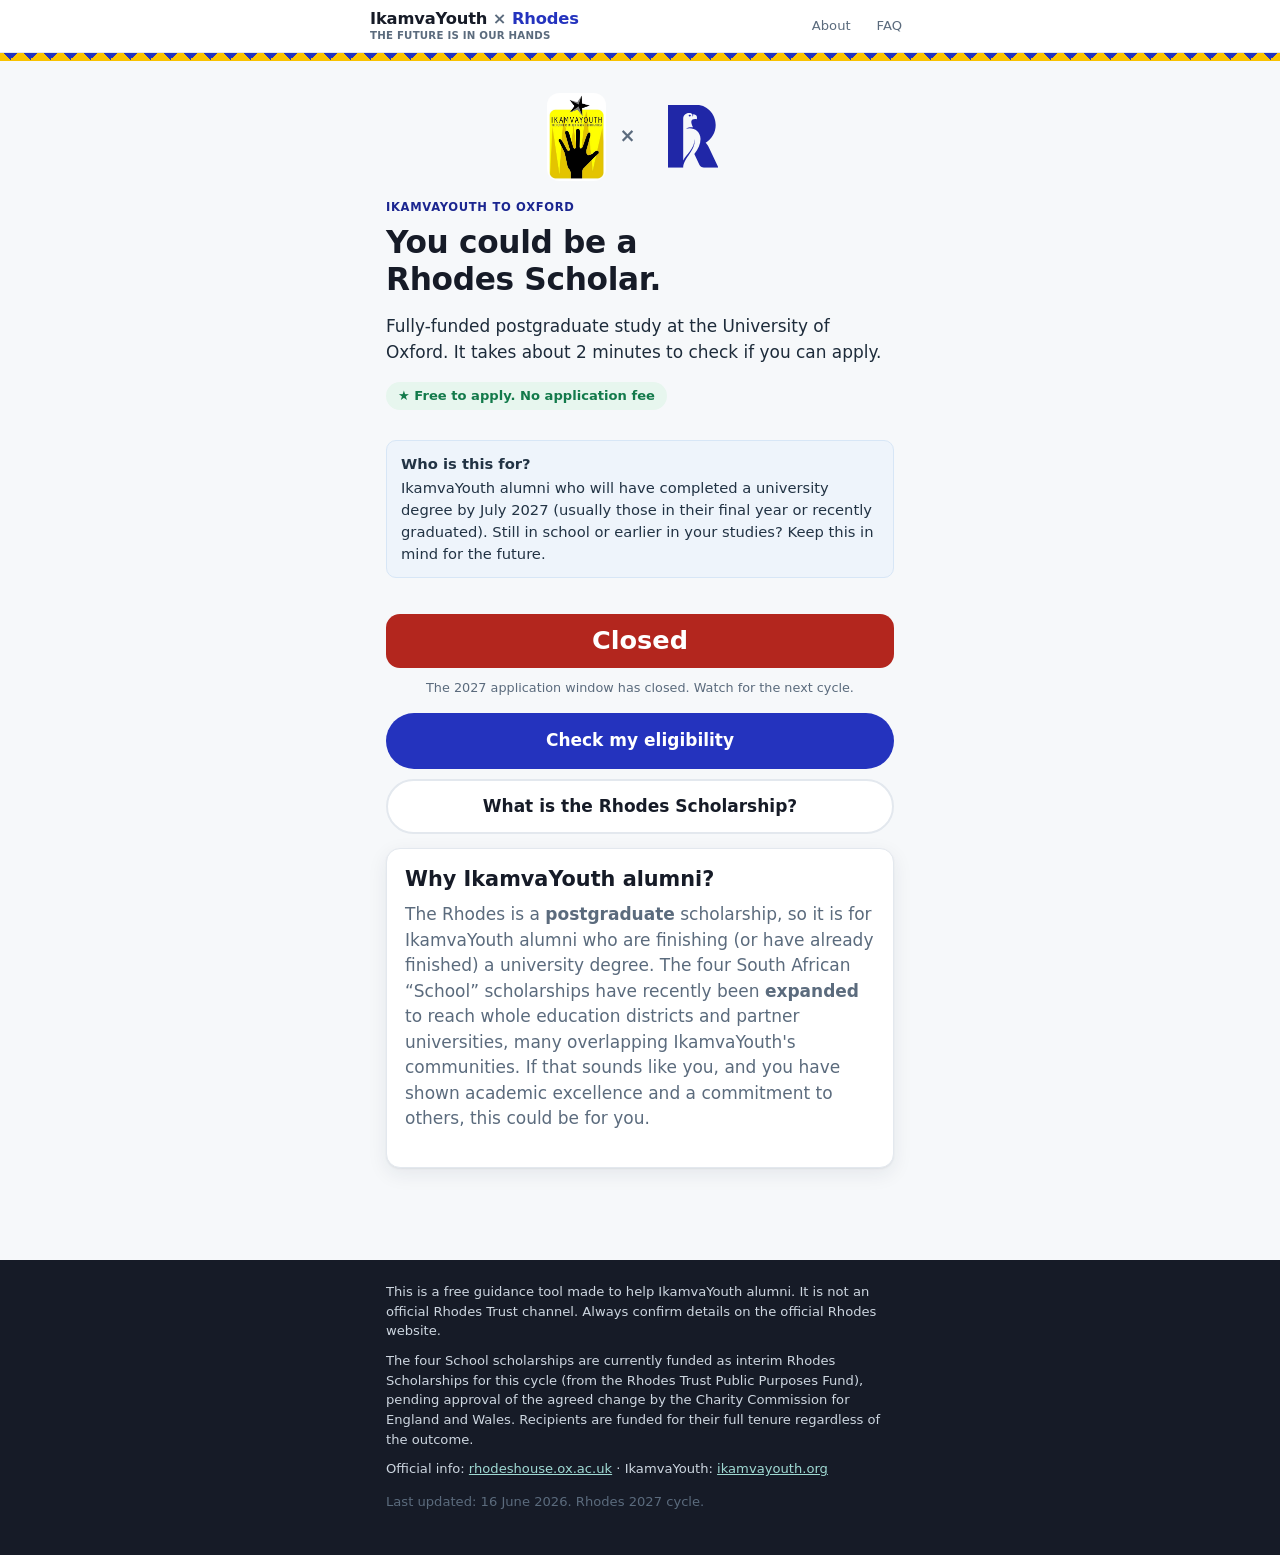
<file: index.html>
<!DOCTYPE html>
<html lang="en-ZA">
<head>
  <meta charset="utf-8">
  <meta name="viewport" content="width=device-width, initial-scale=1">
  <title>Could you be a Rhodes Scholar? | IkamvaYouth × Rhodes</title>
  <meta name="description" content="A free 2-minute tool for IkamvaYouth alumni at university to check if you can apply for a Rhodes Scholarship to Oxford. Fully funded, no application fee. Applications close 3 August 2026.">
  <meta name="theme-color" content="#15233b">
  <link rel="manifest" href="manifest.webmanifest">
  <link rel="icon" href="assets/favicon.svg" type="image/svg+xml">
  <link rel="apple-touch-icon" href="assets/favicon.svg">
  <!-- Social / WhatsApp link preview -->
  <meta property="og:title" content="Could you be a Rhodes Scholar?">
  <meta property="og:description" content="IkamvaYouth × Rhodes. A 2-minute eligibility check for alumni: fully funded study at Oxford. Apply by 3 August 2026.">
  <meta property="og:type" content="website">
  <meta property="og:url" content="https://rhodes4ikamvayouth.org/">
  <meta property="og:image" content="https://rhodes4ikamvayouth.org/assets/og-image.png">
  <meta property="og:image:width" content="1200">
  <meta property="og:image:height" content="630">
  <meta property="og:image:alt" content="IkamvaYouth and Rhodes. You could be a Rhodes Scholar.">
  <meta name="twitter:card" content="summary_large_image">
  <meta name="twitter:title" content="Could you be a Rhodes Scholar?">
  <meta name="twitter:description" content="IkamvaYouth × Rhodes. A 2-minute eligibility check for alumni. Apply by 3 August 2026.">
  <meta name="twitter:image" content="https://rhodes4ikamvayouth.org/assets/og-image.png">
  <link rel="stylesheet" href="css/styles.css">
</head>
<body>
  <a class="skip-link" href="#main">Skip to content</a>

  <header class="site-header">
    <div class="wrap brandbar">
      <span class="brand">
        <span><span class="b-iy">IkamvaYouth</span> <span class="brand-x">×</span> <span class="b-rhodes">Rhodes</span></span>
        <span class="b-tag">The future is in our hands</span>
      </span>
      <span class="spacer"></span>
      <button class="navlink" data-go="about" type="button">About</button>
      <button class="navlink" data-go="faq" type="button">FAQ</button>
    </div>
  </header>
  <div class="zigzag" aria-hidden="true"></div>

  <main id="main">
    <!-- ============ HOME ============ -->
    <section id="home" class="wrap" aria-labelledby="home-h">
      <div class="hero">
        <div class="cobrand">
          <img class="cb-iy" src="assets/ikamvayouth_logo.jpg" alt="IkamvaYouth">
          <span class="cb-x" aria-hidden="true">×</span>
          <img class="cb-rh" src="assets/rhodes-logo_simple.svg" alt="The Rhodes Scholarships for Southern Africa">
        </div>
        <p class="eyebrow">IkamvaYouth to Oxford</p>
        <h1 id="home-h">You could be a Rhodes&nbsp;Scholar.</h1>
        <p class="lead">Fully-funded postgraduate study at the University of Oxford. It takes about 2 minutes to check if you can apply.</p>
        <span class="free-pill">★ Free to apply. No application fee</span>
        <div class="note note-info" style="margin-top:16px"><strong>Who is this for?</strong> IkamvaYouth alumni who will have completed a university degree by July 2027 (usually those in their final year or recently graduated). Still in school or earlier in your studies? Keep this in mind for the future.</div>
      </div>

      <div id="countdown" class="countdown" aria-live="polite" hidden></div>
      <p id="cd-caption" class="cd-caption" hidden></p>

      <div class="btn-row">
        <button class="btn btn-primary btn-block" id="start-check" type="button">Check my eligibility</button>
        <button class="btn btn-ghost btn-block" data-go="about" type="button">What is the Rhodes Scholarship?</button>
      </div>

      <div class="card">
        <h2>Why IkamvaYouth alumni?</h2>
        <p class="muted">The Rhodes is a <strong>postgraduate</strong> scholarship, so it is for IkamvaYouth alumni who are finishing (or have already finished) a university degree. The four South African “School” scholarships have recently been <strong>expanded</strong> to reach whole education districts and partner universities, many overlapping IkamvaYouth's communities. If that sounds like you, and you have shown academic excellence and a commitment to others, this could be for you.</p>
      </div>
    </section>

    <!-- ============ CHECK (rendered by app.js) ============ -->
    <section id="check" class="wrap" aria-labelledby="check-h" hidden>
      <h1 id="check-h" class="sr-only" style="position:absolute;left:-999px">Eligibility check</h1>
      <div id="progress" class="progress" aria-hidden="true"></div>
      <div id="q-container" aria-live="polite"></div>
    </section>

    <!-- ============ RESULT (rendered by app.js) ============ -->
    <section id="result" class="wrap" aria-labelledby="result-h" hidden>
      <div id="result-container" aria-live="polite"></div>
    </section>

    <!-- ============ ABOUT ============ -->
    <section id="about" class="wrap" aria-labelledby="about-h" hidden>
      <h1 id="about-h">About the Rhodes Scholarship</h1>
      <p>The Rhodes Scholarship (established 1902) is one of the world's oldest and most prestigious international scholarships. It funds postgraduate study at the University of Oxford for at least two years.</p>

      <div class="card">
        <h2>What it covers</h2>
        <div id="covers-list"></div>
      </div>

      <div class="card">
        <h2>What selectors look for</h2>
        <p class="muted small">The four criteria, drawn from the founder's Will, have barely changed in 100 years:</p>
        <div id="criteria-list"></div>
      </div>

      <div class="you-belong">
        <h3>There is no single “type” of Rhodes Scholar</h3>
        <p>For over 120 years, personal statements have been diverse and ever-changing. Selectors look for an original portrait of <em>you</em>: your voice, your story, your authentic self. IkamvaYouth's culture of leadership and service is exactly what they value.</p>
      </div>

      <div class="btn-row">
        <button class="btn btn-primary btn-block" data-go="check" id="about-start" type="button">Check my eligibility</button>
      </div>
    </section>

    <!-- ============ FAQ ============ -->
    <section id="faq" class="wrap" aria-labelledby="faq-h" hidden>
      <h1 id="faq-h">Questions and answers</h1>

      <details class="faq"><summary>Who can apply? Is this for current IkamvaYouth learners?</summary>
        <p>This is for IkamvaYouth <strong>alumni</strong> who will have completed an undergraduate (Bachelor's) degree by July 2027, usually those in their final year of university or recently graduated. The Rhodes funds <strong>postgraduate</strong> study at Oxford, so it is not for current high-school learners. If you are still in school or early in your studies, keep it in mind and come back when you are finishing your degree.</p></details>

      <details class="faq"><summary>Is it really free?</summary>
        <p>Yes. There is <strong>no application fee</strong> for the Rhodes Scholarship, and this tool is free too.</p></details>

      <details class="faq"><summary>What is a “School” scholarship and why does it matter to me?</summary>
        <p>Four scholarships were historically tied to specific schools. They have been opened up to whole education districts and partner universities. For example: any high school in the <strong>Makhanda (Makhana)</strong> area now qualifies for the <strong>St Andrew's</strong> pool, the <strong>Cape Town Metro South</strong> district (which includes Nyanga and Masiphumelele) qualifies for <strong>Bishops</strong>, and <strong>UCT</strong> graduates qualify for <strong>SACS</strong>. The checker works out which apply to you.</p></details>

      <details class="faq"><summary>Can I apply to more than one?</summary>
        <p>Yes, up to <strong>two pools</strong>: usually one School pool plus your regional pool. You cannot apply to two School pools. BLMNS (Botswana, Lesotho, Malawi, Namibia, eSwatini) applicants apply to the BLMNS pool only.</p></details>

      <details class="faq"><summary>I'm not sure which education district my school is in.</summary>
        <p>No problem. The checker will still show your regional pool (your safe baseline), and flag that a coordinator can help you confirm whether a School pool also applies.</p></details>

      <details class="faq"><summary>What does “interim scholarship” mean?</summary>
        <p id="faq-disclaimer"></p></details>

      <details class="faq"><summary>What if I'm not eligible yet?</summary>
        <p>Look at the <a id="mrf-link" href="#" target="_blank" rel="noopener">Mandela Rhodes Foundation</a>. It funds Honours/Master's study and is a great stepping stone. You can apply for the Rhodes later.</p></details>

      <details class="faq"><summary>Any tips for applying?</summary>
        <p>Start early and save your work often (load-shedding!). Line up your four referees (three academic plus one character) as soon as you can, and prepare your documents before the portal gets busy.</p></details>

      <div class="btn-row">
        <button class="btn btn-primary btn-block" data-go="check" type="button">Check my eligibility</button>
      </div>
    </section>
  </main>

  <footer class="site-footer">
    <div class="wrap">
      <p class="disc" id="foot-notofficial"></p>
      <p class="disc" id="foot-disclaimer"></p>
      <p>Official info: <a href="https://www.rhodeshouse.ox.ac.uk/scholarships/the-rhodes-scholarship/" target="_blank" rel="noopener">rhodeshouse.ox.ac.uk</a> · IkamvaYouth: <a href="https://ikamvayouth.org/" target="_blank" rel="noopener">ikamvayouth.org</a></p>
      <p class="muted" id="foot-updated"></p>
    </div>
  </footer>

  <noscript>
    <div class="wrap">
      <div class="note note-warn"><strong>This checker needs JavaScript.</strong>
        You can still apply: you must be a citizen/permanent resident of South Africa, Botswana, Lesotho, Malawi, Namibia or eSwatini, aged 19 to 24 (some up to 28), with a Bachelor's degree by July 2027. Applications close 23:59 SAST on 3 August 2026. See <a href="https://www.rhodeshouse.ox.ac.uk/scholarships/the-rhodes-scholarship/">rhodeshouse.ox.ac.uk</a>.</div>
    </div>
  </noscript>

  <!-- Classic scripts (no build step, work over file:// and https) -->
  <script src="js/data.js"></script>
  <script src="js/engine.js"></script>
  <script src="js/app.js"></script>
</body>
</html>
</file>
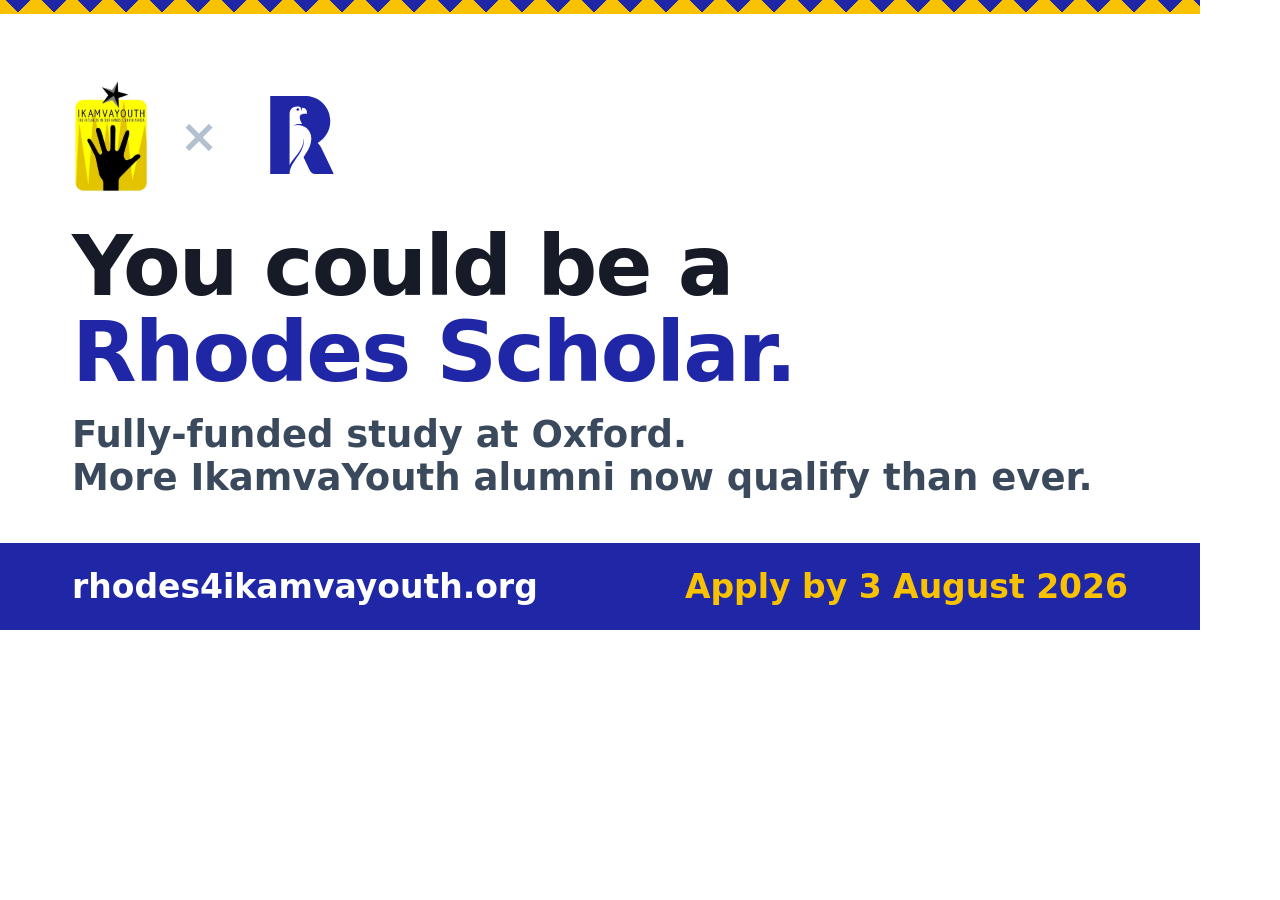
<file: onepager/og-image.html>
<!DOCTYPE html>
<html lang="en-ZA">
<head>
<meta charset="utf-8">
<title>og-image</title>
<style>
  * { margin: 0; padding: 0; box-sizing: border-box; }
  :root { --ink: #161b27; --blue: #2027a7; --gold: #f9c200; }
  html, body { width: 1200px; height: 630px; }
  body { font-family: "Segoe UI", system-ui, -apple-system, Roboto, Arial, sans-serif; background: #ffffff; color: var(--ink); display: flex; flex-direction: column; overflow: hidden; }
  .zig { height: 14px; flex: 0 0 auto; background:
    linear-gradient(135deg, var(--blue) 25%, transparent 25%) -18px 0/36px 14px,
    linear-gradient(225deg, var(--blue) 25%, transparent 25%) -18px 0/36px 14px, var(--gold); }
  .main { flex: 1; padding: 50px 72px 30px; display: flex; flex-direction: column; justify-content: center; }
  .logos { display: flex; align-items: center; gap: 30px; margin-bottom: 30px; }
  .logos .iy { height: 116px; width: auto; }
  .logos .rh { height: 104px; width: auto; }
  .logos .x { font-size: 46px; color: #b3c0cf; font-weight: 700; }
  h1 { font-size: 84px; line-height: 1.02; letter-spacing: -2px; }
  h1 .hl { color: var(--blue); }
  .sub { font-size: 37px; color: #3a4a5c; margin-top: 18px; font-weight: 600; }
  .bar { flex: 0 0 auto; background: var(--blue); color: #fff; display: flex; justify-content: space-between; align-items: center; padding: 24px 72px; font-size: 33px; font-weight: 800; }
  .bar .dl { color: var(--gold); }
</style>
</head>
<body>
  <div class="zig"></div>
  <div class="main">
    <div class="logos">
      <img class="iy" src="../assets/ikamvayouth_logo.jpg" alt="">
      <span class="x">×</span>
      <img class="rh" src="../assets/rhodes-logo_simple.svg" alt="">
    </div>
    <h1>You could be a <span class="hl">Rhodes&nbsp;Scholar.</span></h1>
    <div class="sub">Fully-funded study at Oxford.<br>More IkamvaYouth alumni now qualify than ever.</div>
  </div>
  <div class="bar"><span>rhodes4ikamvayouth.org</span><span class="dl">Apply by 3 August 2026</span></div>
</body>
</html>
</file>
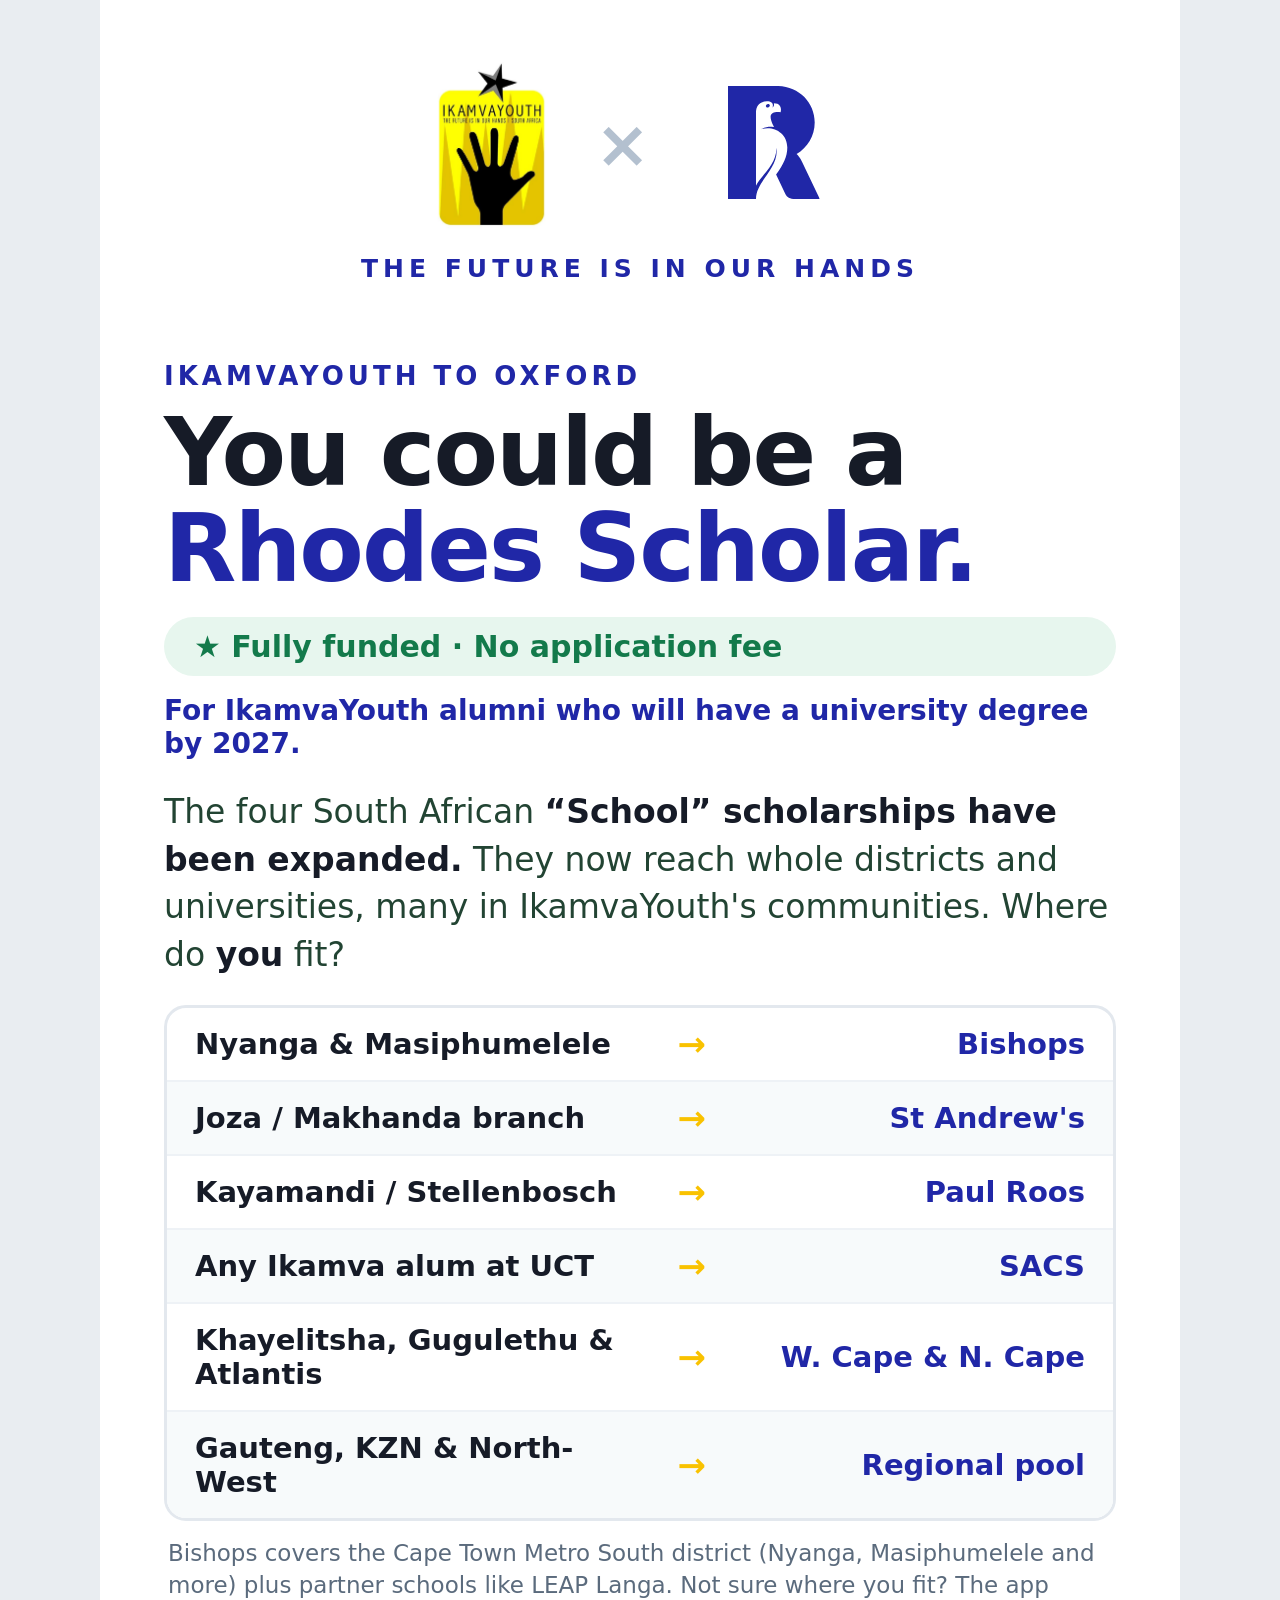
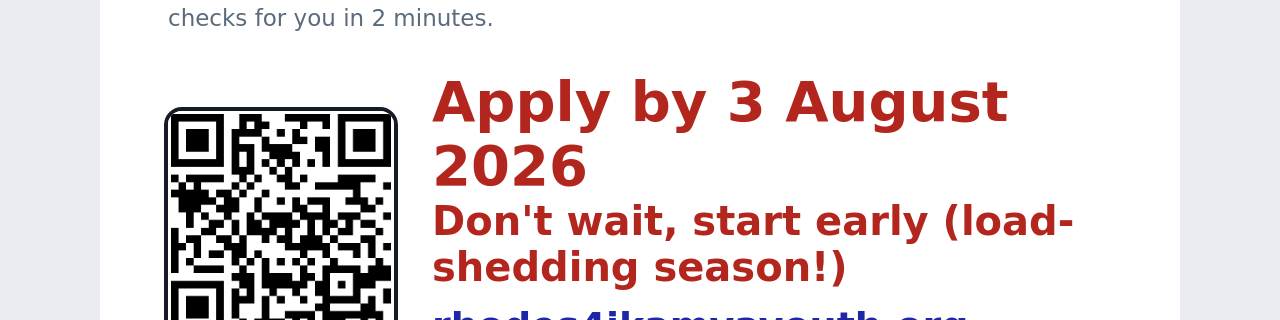
<file: onepager/onepager.html>
<!DOCTYPE html>
<html lang="en-ZA">
<head>
<meta charset="utf-8">
<title>Rhodes4Ikamva one-pager</title>
<style>
  /* Self-contained so it exports identically. Sheet is exactly 1080x1920 (9:16). */
  * { margin: 0; padding: 0; box-sizing: border-box; }
  :root {
    --ink: #161b27; --blue: #2027a7; --blue-d: #181d7a; --gold: #f9c200;
    --paper: #ffffff; --muted: #5b6b7d;
  }
  html, body { background: #e9edf1; }
  body { font-family: "Segoe UI", system-ui, -apple-system, Roboto, Arial, sans-serif; display: flex; justify-content: center; }
  .sheet {
    width: 1080px; height: 1920px; background: var(--paper); position: relative;
    overflow: hidden; color: var(--ink); display: flex; flex-direction: column;
  }

  /* white logo header */
  .head { background: #ffffff; padding: 58px 64px 30px; }
  .logos { display: flex; align-items: center; justify-content: center; gap: 46px; }
  .logos .l-iy { height: 172px; width: auto; }
  .logos .l-rh { height: 150px; width: auto; }
  .logos .x { font-size: 66px; font-weight: 700; color: #b3c0cf; }
  .head .tag { text-align: center; margin-top: 24px; font-size: 25px; font-weight: 800; letter-spacing: 5px; text-transform: uppercase; color: var(--blue); }

  .zig { height: 16px; background:
    linear-gradient(135deg, var(--blue) 25%, transparent 25%) -20px 0/40px 16px,
    linear-gradient(225deg, var(--blue) 25%, transparent 25%) -20px 0/40px 16px, var(--gold); }

  .body { padding: 48px 64px 0; flex: 1; display: flex; flex-direction: column; }
  .eyebrow { color: var(--blue); font-weight: 800; letter-spacing: 4px; text-transform: uppercase; font-size: 26px; }
  h1 { font-size: 94px; line-height: 1.02; letter-spacing: -2px; margin: 14px 0 20px; }
  h1 .hl { color: var(--blue); }
  .pill { display: inline-block; background: #e7f6ee; color: #137a4b; font-weight: 800; font-size: 30px; padding: 12px 30px; border-radius: 999px; }
  .who { font-size: 28px; font-weight: 700; color: var(--blue); margin-top: 18px; }
  .teaser { font-size: 33px; line-height: 1.45; color: #243; margin: 28px 0 14px; }
  .teaser b { color: var(--ink); }

  .tbl { border: 3px solid #e3e8ee; border-radius: 22px; overflow: hidden; margin-top: 12px; }
  .tbl .row { display: flex; align-items: center; border-bottom: 2px solid #eef2f6; }
  .tbl .row:last-child { border-bottom: 0; }
  .tbl .row:nth-child(even) { background: #f7fafb; }
  .tbl .b { flex: 1.3; padding: 19px 28px; font-size: 29px; font-weight: 600; }
  .tbl .arr { color: var(--gold); font-size: 34px; font-weight: 800; padding: 0 6px; }
  .tbl .s { flex: 1; padding: 19px 28px; font-size: 29px; font-weight: 800; color: var(--blue); text-align: right; }
  .foot-note { font-size: 23px; color: var(--muted); margin: 16px 4px 0; line-height: 1.4; }

  .cta { display: flex; align-items: center; gap: 34px; margin-top: auto; padding: 36px 0 30px; }
  .qr { width: 234px; height: 234px; flex: 0 0 auto; border: 4px solid var(--ink); border-radius: 18px; background: #fff; display: grid; place-items: center; overflow: hidden; }
  .qr img { width: 100%; height: 100%; object-fit: contain; }
  .cta .txt { flex: 1; }
  .deadline { font-size: 40px; font-weight: 800; color: #b3261e; line-height: 1.15; }
  .deadline .d { font-size: 56px; display: block; }
  .url { margin-top: 14px; font-size: 38px; font-weight: 800; color: var(--blue); }
  .url small { display: block; font-size: 25px; font-weight: 600; color: var(--muted); }

  .disc { background: var(--ink); color: #aebccd; font-size: 21px; line-height: 1.5; padding: 26px 64px 30px; }
  .disc b { color: #fff; }

  /* PDF: page sized to the exact sheet (1080x1920px = 11.25in x 20in at 96dpi),
     with a hair of extra height + dark background so the footer never clips and
     there is no blank second page. */
  @media print { @page { size: 11.25in 20.06in; margin: 0; } html, body { background: #161b27; } }
</style>
</head>
<body>
  <div class="sheet">
    <div class="head">
      <div class="logos">
        <img class="l-iy" src="../assets/ikamvayouth_logo.jpg" alt="IkamvaYouth">
        <span class="x">×</span>
        <img class="l-rh" src="../assets/rhodes-logo_simple.svg" alt="The Rhodes Scholarships for Southern Africa">
      </div>
      <div class="tag">The future is in our hands</div>
    </div>
    <div class="zig"></div>

    <div class="body">
      <div class="eyebrow">IkamvaYouth to Oxford</div>
      <h1>You could be a <span class="hl">Rhodes&nbsp;Scholar.</span></h1>
      <span class="pill">★ Fully funded · No application fee</span>
      <div class="who">For IkamvaYouth alumni who will have a university degree by 2027.</div>

      <div class="teaser">
        The four South African <b>“School” scholarships have been expanded.</b> They now reach whole
        districts and universities, many in IkamvaYouth's communities. Where do <b>you</b> fit?
      </div>

      <div class="tbl">
        <div class="row"><div class="b">Nyanga &amp; Masiphumelele</div><div class="arr">→</div><div class="s">Bishops</div></div>
        <div class="row"><div class="b">Joza / Makhanda branch</div><div class="arr">→</div><div class="s">St Andrew's</div></div>
        <div class="row"><div class="b">Kayamandi / Stellenbosch</div><div class="arr">→</div><div class="s">Paul Roos</div></div>
        <div class="row"><div class="b">Any Ikamva alum at UCT</div><div class="arr">→</div><div class="s">SACS</div></div>
        <div class="row"><div class="b">Khayelitsha, Gugulethu &amp; Atlantis</div><div class="arr">→</div><div class="s">W. Cape &amp; N. Cape</div></div>
        <div class="row"><div class="b">Gauteng, KZN &amp; North-West</div><div class="arr">→</div><div class="s">Regional pool</div></div>
      </div>
      <div class="foot-note">Bishops covers the Cape Town Metro South district (Nyanga, Masiphumelele and more) plus partner schools like LEAP Langa. Not sure where you fit? The app checks for you in 2 minutes.</div>

      <div class="cta">
        <div class="qr"><img src="qr.png" alt="Scan to check your eligibility"></div>
        <div class="txt">
          <div class="deadline"><span class="d">Apply by 3 August 2026</span>Don't wait, start early (load-shedding season!)</div>
          <div class="url"><span>rhodes4ikamvayouth.org</span><small>Scan or visit to check if you qualify</small></div>
        </div>
      </div>
    </div>

    <div class="disc">
      <b>Guidance tool, not an official Rhodes channel.</b> The four School scholarships are funded as interim
      Rhodes Scholarships this cycle, pending Charity Commission approval. Always confirm on rhodeshouse.ox.ac.uk.
    </div>
  </div>
</body>
</html>
</file>
<file: css/styles.css>
/* ==========================================================================
   Rhodes4Ikamva styles
   Mobile-first, data-light (system fonts, no web fonts), accessible.
   Brand palette is in CSS variables below. NOTE: the IkamvaYouth hex values
   are best-guess placeholders, replace with the official brand colours once
   confirmed (see README, "Open items").
   ========================================================================== */

:root {
  /* Brand colours: IkamvaYouth gold/black + Rhodes royal blue (from the logos) */
  --iy-ink: #161b27;       /* near-black ink (IkamvaYouth hand/text) */
  --iy-blue: #2433be;      /* Rhodes royal blue (primary action) */
  --iy-blue-dark: #1b2690; /* darker blue for hovers/links */
  --iy-gold: #f9c200;      /* IkamvaYouth gold/yellow accent */
  --iy-coral: #ee6c4d;     /* warm accent (BLMNS) */
  --rhodes: #2433be;       /* Rhodes royal blue */

  --bg: #f6f8fa;
  --surface: #ffffff;
  --text: #1d2b3a;
  --muted: #5b6b7d;
  --line: #e3e8ee;
  --ok: #137a4b;
  --ok-bg: #e7f6ee;
  --warn: #9a6b00;
  --warn-bg: #fef6e0;
  --stop: #b3261e;
  --stop-bg: #fdecea;

  --radius: 14px;
  --radius-sm: 10px;
  --shadow: 0 1px 2px rgba(21, 35, 59, .06), 0 6px 20px rgba(21, 35, 59, .08);
  --maxw: 540px;
}

* { box-sizing: border-box; }
html { -webkit-text-size-adjust: 100%; scroll-padding-top: 88px; }
h1, .q-legend { scroll-margin-top: 88px; }
body {
  margin: 0;
  font-family: system-ui, -apple-system, "Segoe UI", Roboto, "Helvetica Neue", Arial, sans-serif;
  color: var(--text);
  background: var(--bg);
  line-height: 1.5;
  font-size: 17px;
}
h1, h2, h3 { line-height: 1.2; color: var(--iy-ink); margin: 0 0 .5em; }
h1 { font-size: 1.7rem; letter-spacing: -.01em; }
h2 { font-size: 1.3rem; }
h3 { font-size: 1.05rem; }
p { margin: 0 0 1em; }
a { color: var(--iy-blue-dark); }
small, .small { font-size: .82rem; }
.muted { color: var(--muted); }
.center { text-align: center; }

.skip-link {
  position: absolute; left: -999px; top: 0;
  background: var(--iy-ink); color: #fff; padding: .6em 1em; z-index: 100; border-radius: 0 0 8px 0;
}
.skip-link:focus { left: 0; }

/* ---- Layout ------------------------------------------------------------- */
.wrap { width: 100%; max-width: var(--maxw); margin: 0 auto; padding: 0 16px; }
main { padding-bottom: 48px; }
section[hidden] { display: none !important; }

/* ---- Header / brand lockup ---------------------------------------------- */
.site-header {
  background: var(--surface);
  border-bottom: 1px solid var(--line);
  position: sticky; top: 0; z-index: 40;
}
.brandbar { display: flex; align-items: center; gap: 10px; padding: 10px 0; }
.brand {
  font-weight: 800; letter-spacing: -.01em; line-height: 1; font-size: 1.02rem;
  display: inline-flex; flex-direction: column;
}
.brand .b-iy { color: var(--iy-ink); }
.brand .b-tag { font-weight: 600; font-size: .64rem; color: var(--muted); letter-spacing: .02em; text-transform: uppercase; margin-top: 3px; }
.brand-x { color: var(--muted); font-weight: 600; }
.brand .b-rhodes { color: var(--rhodes); font-weight: 800; }
.brandbar .spacer { flex: 1; }
.navlink { background: none; border: 0; color: var(--muted); font: inherit; font-size: .82rem; cursor: pointer; padding: 6px 8px; border-radius: 8px; }
.navlink:hover { color: var(--iy-ink); background: var(--bg); }

/* zigzag accent strip (IkamvaYouth motif) */
.zigzag {
  height: 8px;
  background:
    linear-gradient(135deg, var(--iy-blue) 25%, transparent 25%) -10px 0/20px 8px,
    linear-gradient(225deg, var(--iy-blue) 25%, transparent 25%) -10px 0/20px 8px,
    var(--iy-gold);
}

/* ---- Hero --------------------------------------------------------------- */
.hero { padding: 26px 0 8px; }
.eyebrow { color: var(--iy-blue-dark); font-weight: 700; text-transform: uppercase; letter-spacing: .06em; font-size: .72rem; margin-bottom: 8px; }
.hero h1 { font-size: 1.95rem; }
.hero .lead { font-size: 1.06rem; color: var(--text); }
.free-pill { display: inline-block; background: var(--ok-bg); color: var(--ok); font-weight: 700; font-size: .82rem; padding: 4px 12px; border-radius: 999px; margin-bottom: 14px; }

/* Co-brand logo lockup (real logos) */
.cobrand { display: flex; align-items: center; justify-content: center; gap: 14px; margin: 6px 0 18px; flex-wrap: wrap; }
.cobrand img { display: block; }
.cobrand .cb-iy { height: 88px; width: auto; border-radius: 12px; }
.cobrand .cb-rh { height: 84px; width: auto; }
.cobrand .cb-x { color: var(--muted); font-weight: 700; font-size: 1.2rem; }

/* ---- Countdown ---------------------------------------------------------- */
.countdown {
  display: flex; gap: 8px; justify-content: center;
  background: var(--iy-ink); color: #fff; border-radius: var(--radius); padding: 14px; margin: 16px 0;
}
.countdown .cd-unit { flex: 1; text-align: center; }
.countdown .cd-num { font-size: 1.6rem; font-weight: 800; line-height: 1; }
.countdown .cd-lab { font-size: .66rem; text-transform: uppercase; letter-spacing: .05em; opacity: .8; margin-top: 4px; }
.countdown.closed { background: var(--stop); }
.cd-caption { text-align: center; font-size: .8rem; color: var(--muted); margin: -6px 0 16px; }

/* ---- Buttons ------------------------------------------------------------ */
.btn {
  display: inline-flex; align-items: center; justify-content: center; gap: 8px;
  font: inherit; font-weight: 700; cursor: pointer;
  border: 2px solid transparent; border-radius: 999px;
  padding: 13px 20px; min-height: 48px; text-decoration: none; text-align: center;
  transition: transform .04s ease, background .15s ease;
}
.btn:active { transform: translateY(1px); }
.btn-primary { background: var(--iy-blue); color: #fff; }
.btn-primary:hover { background: var(--iy-blue-dark); }
.btn-gold { background: var(--iy-gold); color: var(--iy-ink); }
.btn-gold:hover { filter: brightness(.96); }
.btn-whatsapp { background: #25d366; color: #04331a; }
.btn-ghost { background: var(--surface); color: var(--iy-ink); border-color: var(--line); }
.btn-ghost:hover { border-color: var(--iy-blue); }
.btn-block { display: flex; width: 100%; }
.btn-row { display: flex; flex-direction: column; gap: 10px; margin: 14px 0; }

/* ---- Cards & callouts --------------------------------------------------- */
.card { background: var(--surface); border: 1px solid var(--line); border-radius: var(--radius); box-shadow: var(--shadow); padding: 18px; margin: 14px 0; }
.pool-card { border-left: 5px solid var(--iy-blue); }
.pool-card.school { border-left-color: var(--iy-gold); }
.pool-card.blmns { border-left-color: var(--iy-coral); }
.pool-card h3 { margin-bottom: 4px; }
.pool-tag { display: inline-block; font-size: .68rem; font-weight: 700; text-transform: uppercase; letter-spacing: .04em; padding: 2px 9px; border-radius: 999px; margin-bottom: 8px; }
.pool-tag.school { background: #fdf1d3; color: var(--warn); }
.pool-tag.region { background: #e2f3f1; color: var(--iy-blue-dark); }
.pool-tag.blmns { background: #fde7e1; color: #b5432f; }

.note { border-radius: var(--radius-sm); padding: 12px 14px; margin: 12px 0; font-size: .92rem; }
.note-info { background: #eef4fb; color: #234; border: 1px solid #d7e6f6; }
.note-warn { background: var(--warn-bg); color: #6b4e00; border: 1px solid #f3e2b0; }
.note-ok { background: var(--ok-bg); color: #0f5c39; border: 1px solid #c7e9d5; }
.note-stop { background: var(--stop-bg); color: #7c1b15; border: 1px solid #f3c4bf; }
.note strong { display: block; margin-bottom: 2px; }

/* ---- Question flow ------------------------------------------------------ */
.progress { display: flex; gap: 6px; margin: 18px 0 6px; }
.progress .dot { height: 6px; flex: 1; background: var(--line); border-radius: 999px; }
.progress .dot.done { background: var(--iy-blue); }
.progress .dot.now { background: var(--iy-gold); }
.q-step { animation: fade .18s ease; }
@keyframes fade { from { opacity: 0; transform: translateY(4px); } to { opacity: 1; transform: none; } }
.q-legend { font-weight: 800; font-size: 1.2rem; color: var(--iy-ink); margin: 6px 0 4px; }
.q-help { color: var(--muted); font-size: .9rem; margin-bottom: 14px; }
fieldset { border: 0; padding: 0; margin: 0; }
.choices { display: flex; flex-direction: column; gap: 10px; }
.choice {
  display: block; width: 100%; text-align: left; font: inherit;
  background: var(--surface); border: 2px solid var(--line); border-radius: var(--radius-sm);
  padding: 14px 16px; min-height: 50px; cursor: pointer;
}
.choice:hover { border-color: var(--iy-blue); }
.choice:focus-visible { outline: 3px solid var(--iy-gold); outline-offset: 2px; }
.choice .c-sub { display: block; font-size: .8rem; color: var(--muted); margin-top: 3px; font-weight: 400; }
.choice .c-main { font-weight: 600; }
input[type="date"] {
  font: inherit; padding: 13px 14px; border: 2px solid var(--line); border-radius: var(--radius-sm);
  width: 100%; min-height: 50px; background: var(--surface); color: var(--text);
}
input[type="date"]:focus-visible { outline: 3px solid var(--iy-gold); outline-offset: 2px; border-color: var(--iy-blue); }
.q-nav { display: flex; justify-content: space-between; align-items: center; margin-top: 18px; }

/* ---- Checklist ---------------------------------------------------------- */
.checklist { list-style: none; padding: 0; margin: 8px 0; }
.checklist li { display: flex; gap: 10px; padding: 9px 0; border-bottom: 1px solid var(--line); align-items: flex-start; }
.checklist li:last-child { border-bottom: 0; }
.checklist input { margin-top: 4px; width: 20px; height: 20px; flex: 0 0 auto; accent-color: var(--iy-blue); }
.checklist .ck-note { display: block; font-size: .8rem; color: var(--muted); }
.checklist label { cursor: pointer; }
.checklist .done-label { text-decoration: line-through; color: var(--muted); }

/* ---- Lists of criteria / covers ----------------------------------------- */
.feature { display: flex; gap: 12px; padding: 10px 0; border-bottom: 1px solid var(--line); }
.feature:last-child { border-bottom: 0; }
.feature .f-ic { flex: 0 0 auto; width: 30px; height: 30px; border-radius: 999px; background: var(--iy-blue); color: #fff; display: grid; place-items: center; font-weight: 800; font-size: .9rem; }
.feature h3 { margin: 0 0 2px; }
.feature p { margin: 0; font-size: .9rem; color: var(--muted); }

details.faq { border-bottom: 1px solid var(--line); padding: 12px 0; }
details.faq summary { font-weight: 700; cursor: pointer; color: var(--iy-ink); }
details.faq[open] summary { color: var(--iy-blue-dark); }
details.faq p { margin: 10px 0 2px; font-size: .94rem; }

/* ---- Footer ------------------------------------------------------------- */
.site-footer { background: var(--iy-ink); color: #cdd6e0; font-size: .82rem; padding: 22px 0 30px; margin-top: 30px; }
.site-footer a { color: #9fd9d2; }
.site-footer .disc { margin-bottom: 10px; }

/* ---- Misc --------------------------------------------------------------- */
.divider { height: 1px; background: var(--line); margin: 22px 0; border: 0; }
.you-belong { background: linear-gradient(135deg, var(--iy-blue), var(--iy-blue-dark)); color: #fff; border-radius: var(--radius); padding: 18px; margin: 16px 0; }
.you-belong h3 { color: #fff; }
.you-belong p { margin: 0; opacity: .95; }
:focus-visible { outline: 3px solid var(--iy-gold); outline-offset: 2px; }

@media (prefers-reduced-motion: reduce) {
  * { animation: none !important; transition: none !important; }
}
@media (min-width: 560px) {
  .btn-row.inline { flex-direction: row; }
  .btn-row.inline .btn { flex: 1; }
}
</file>
